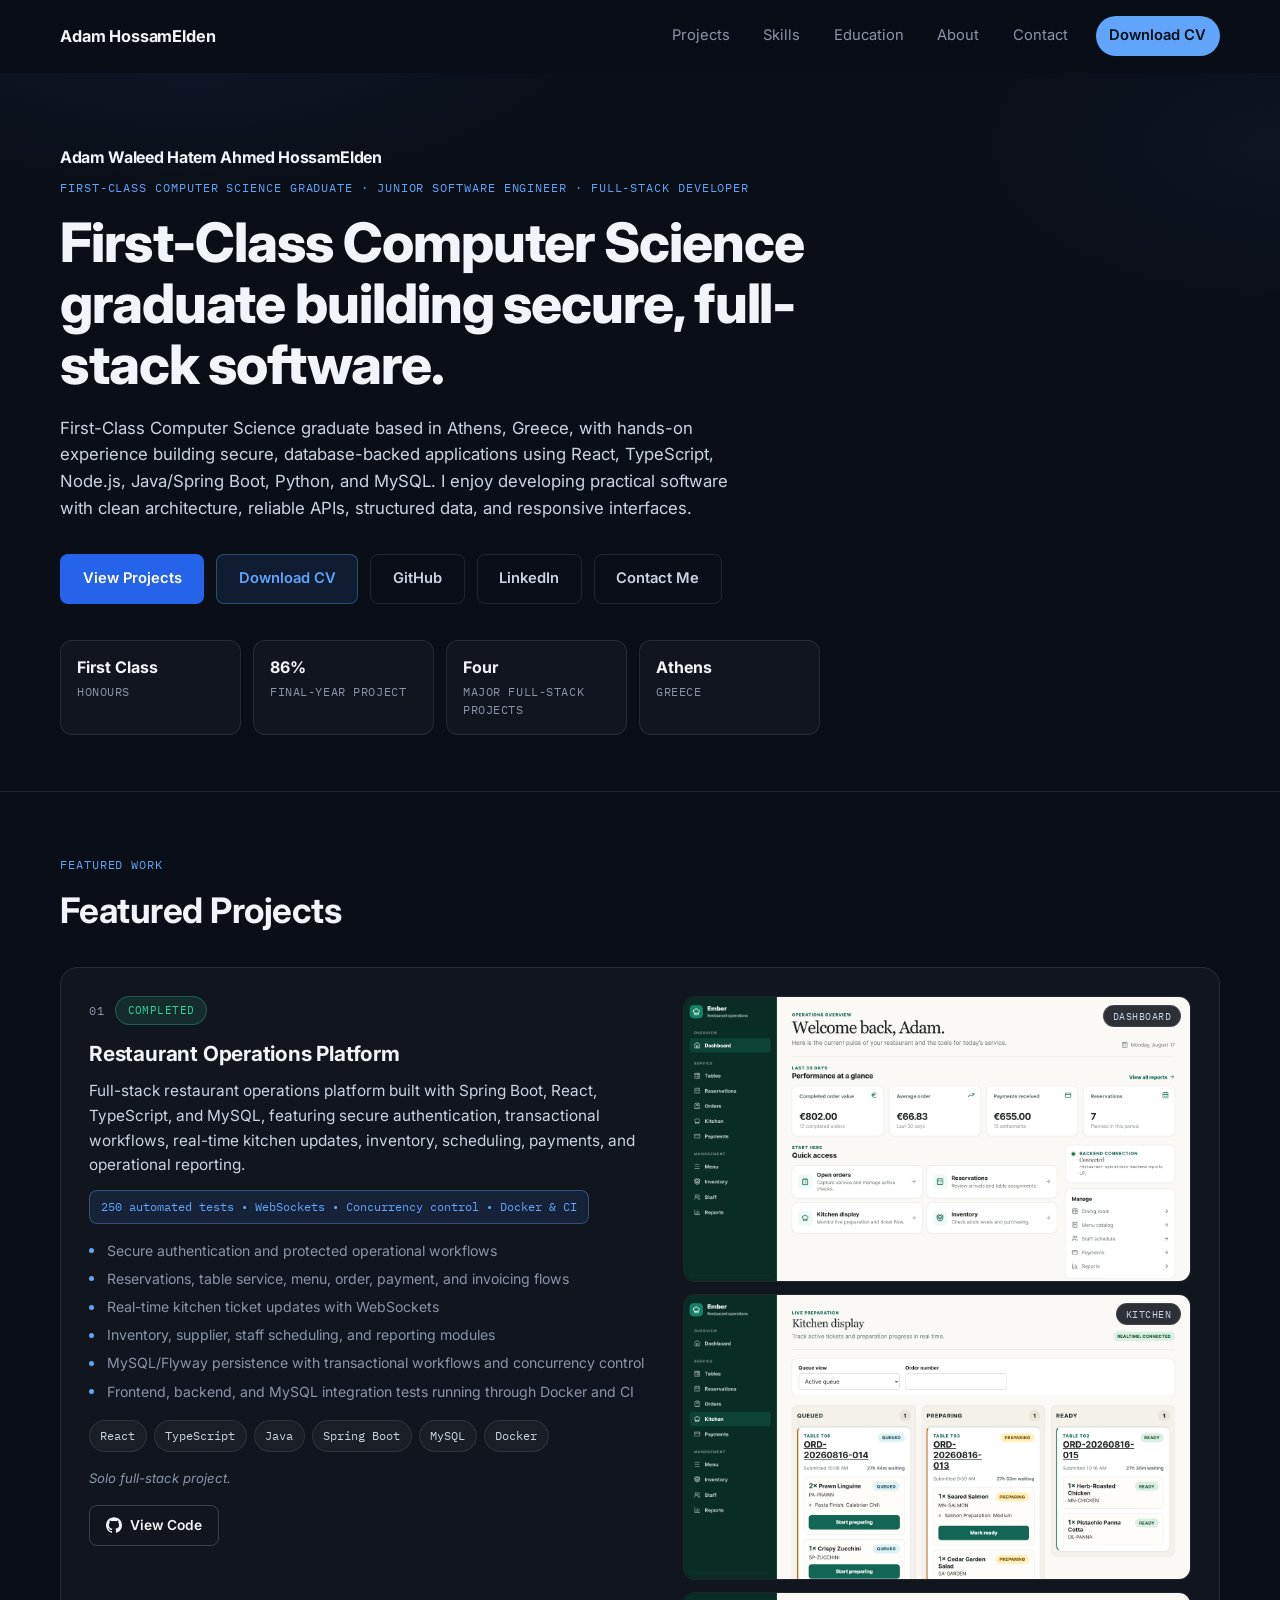
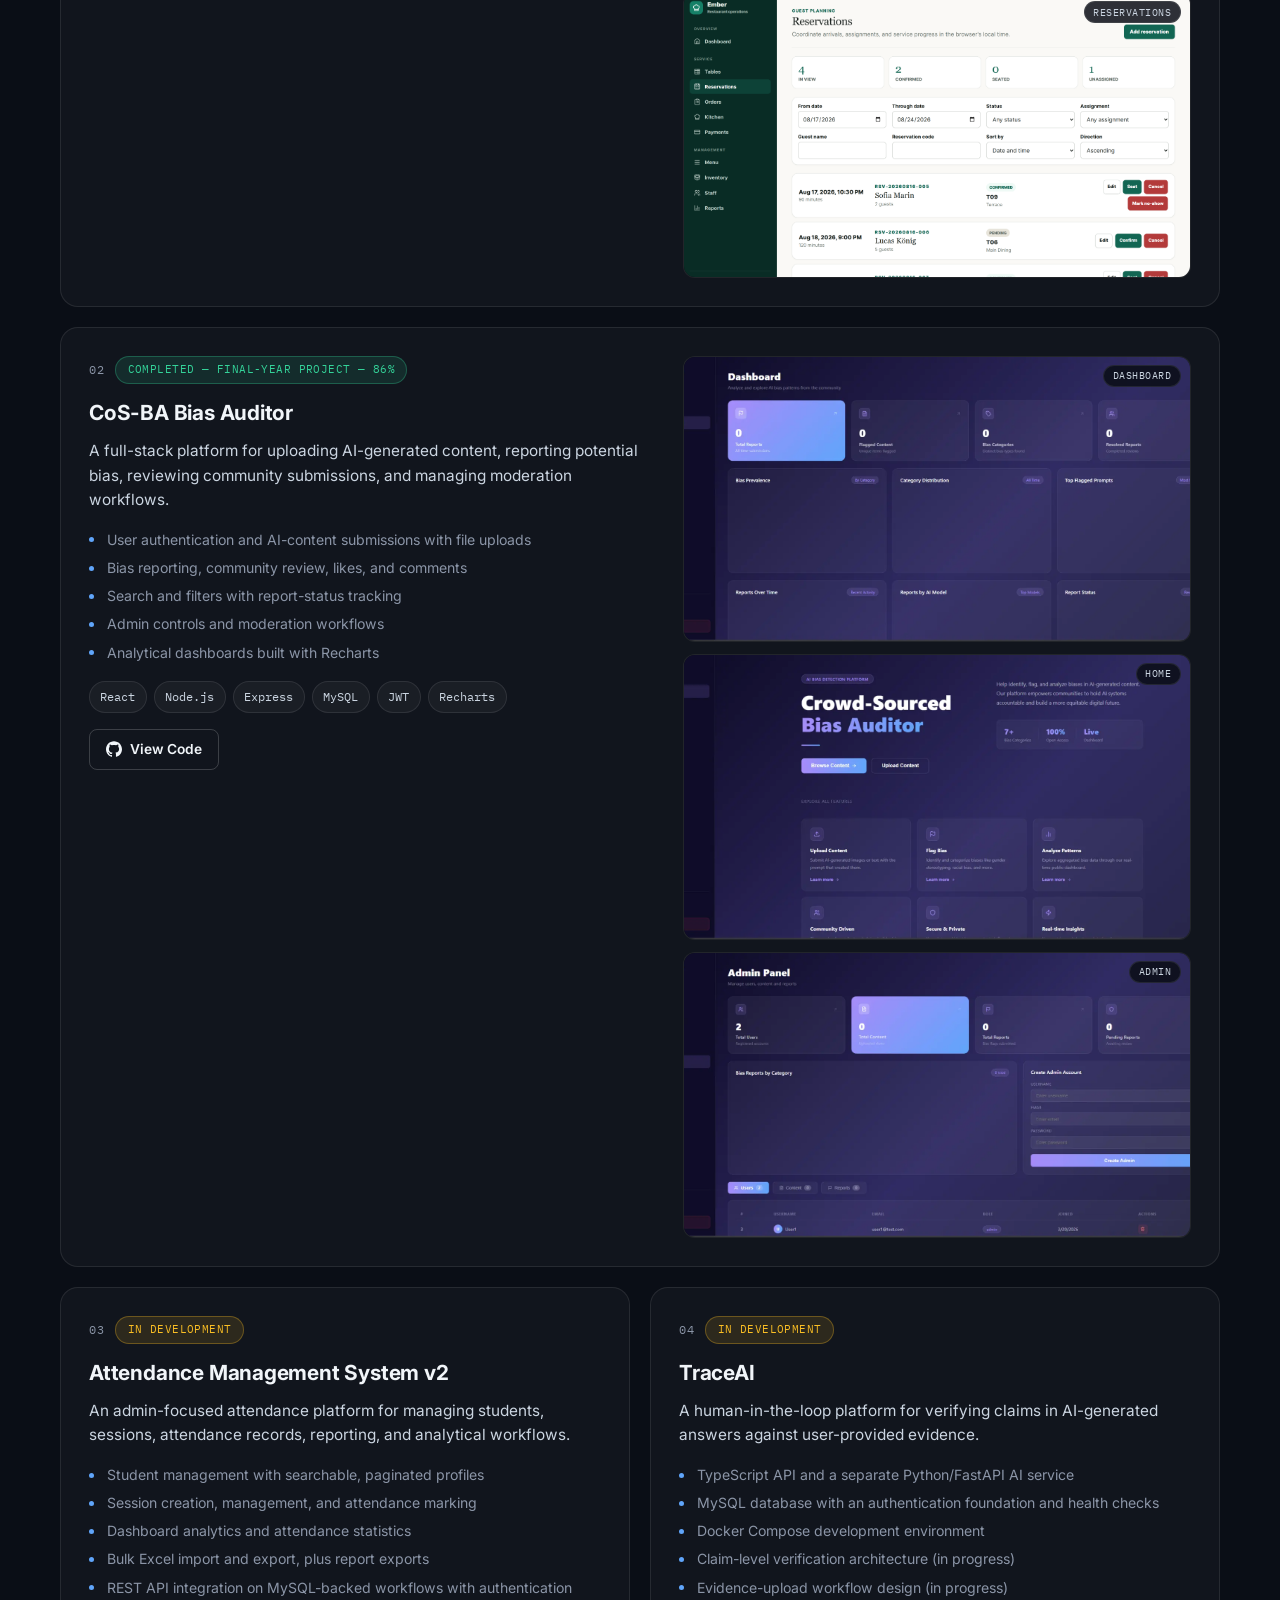
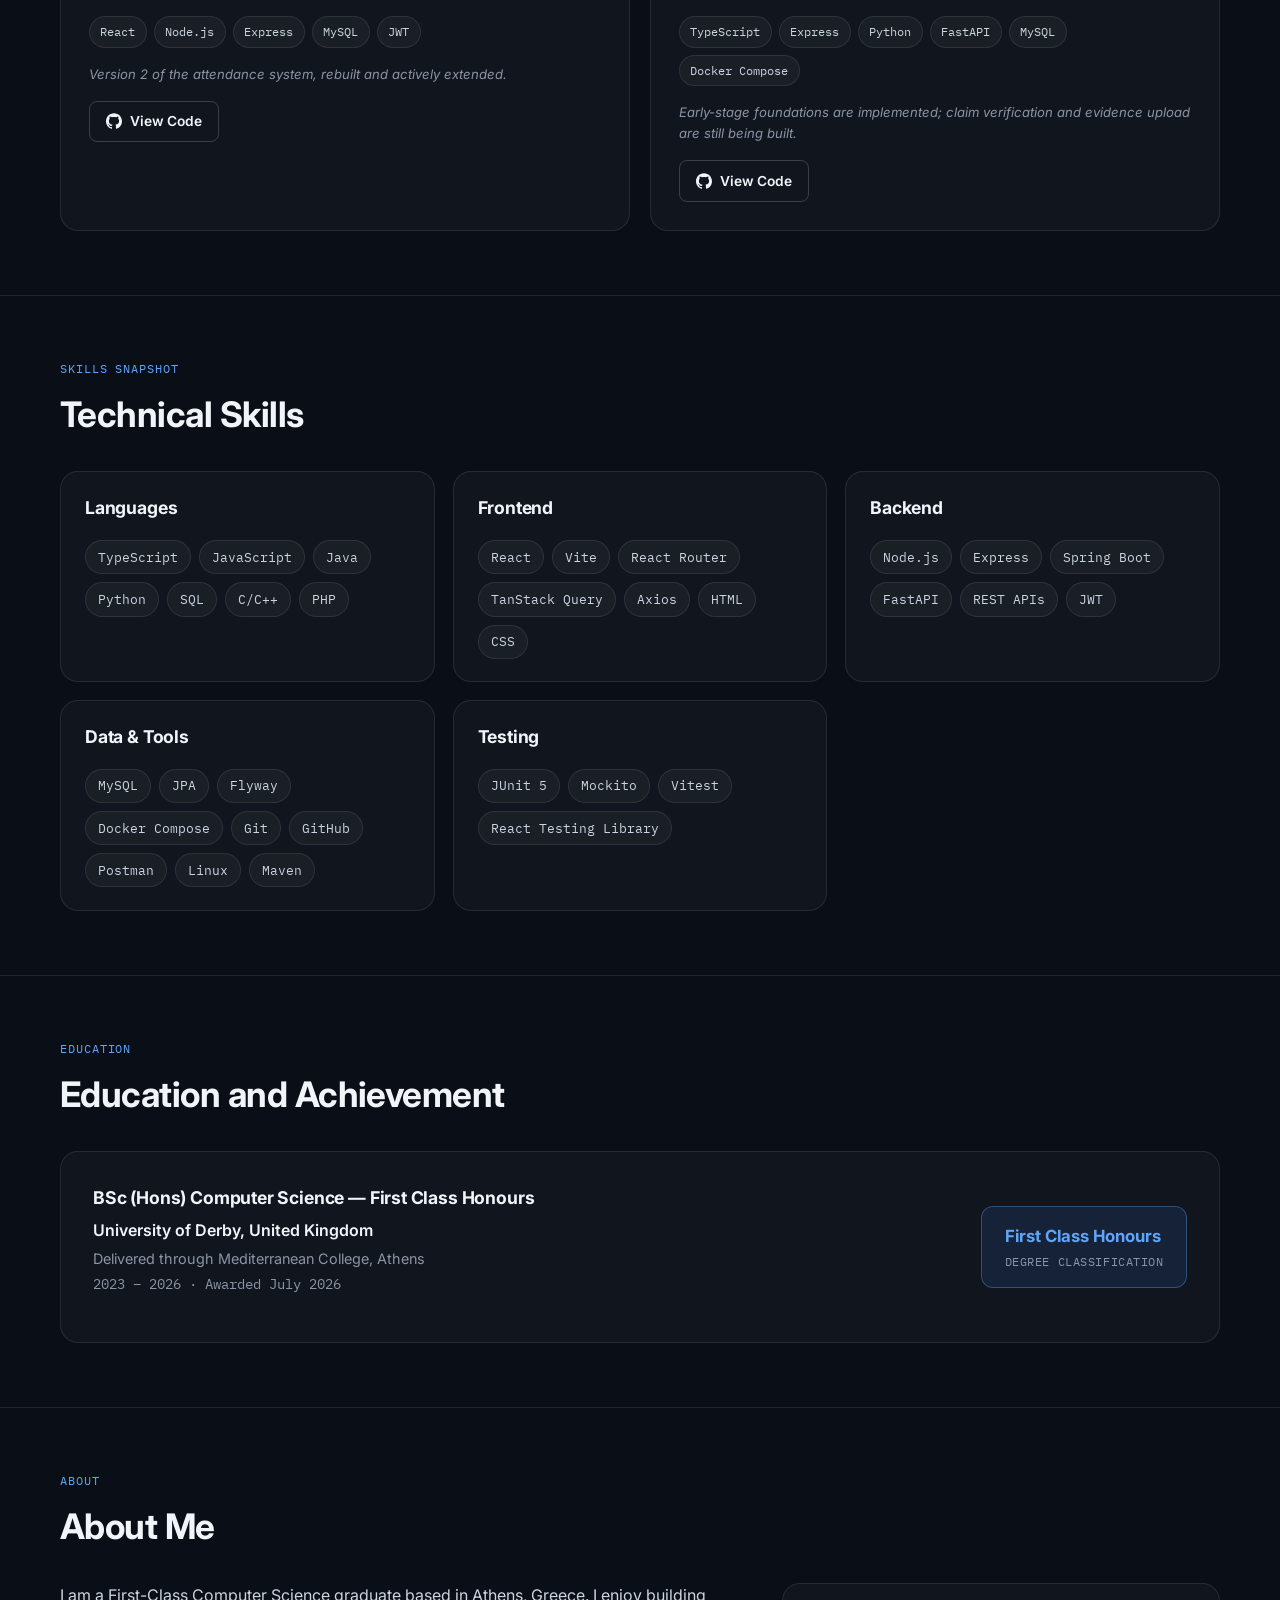
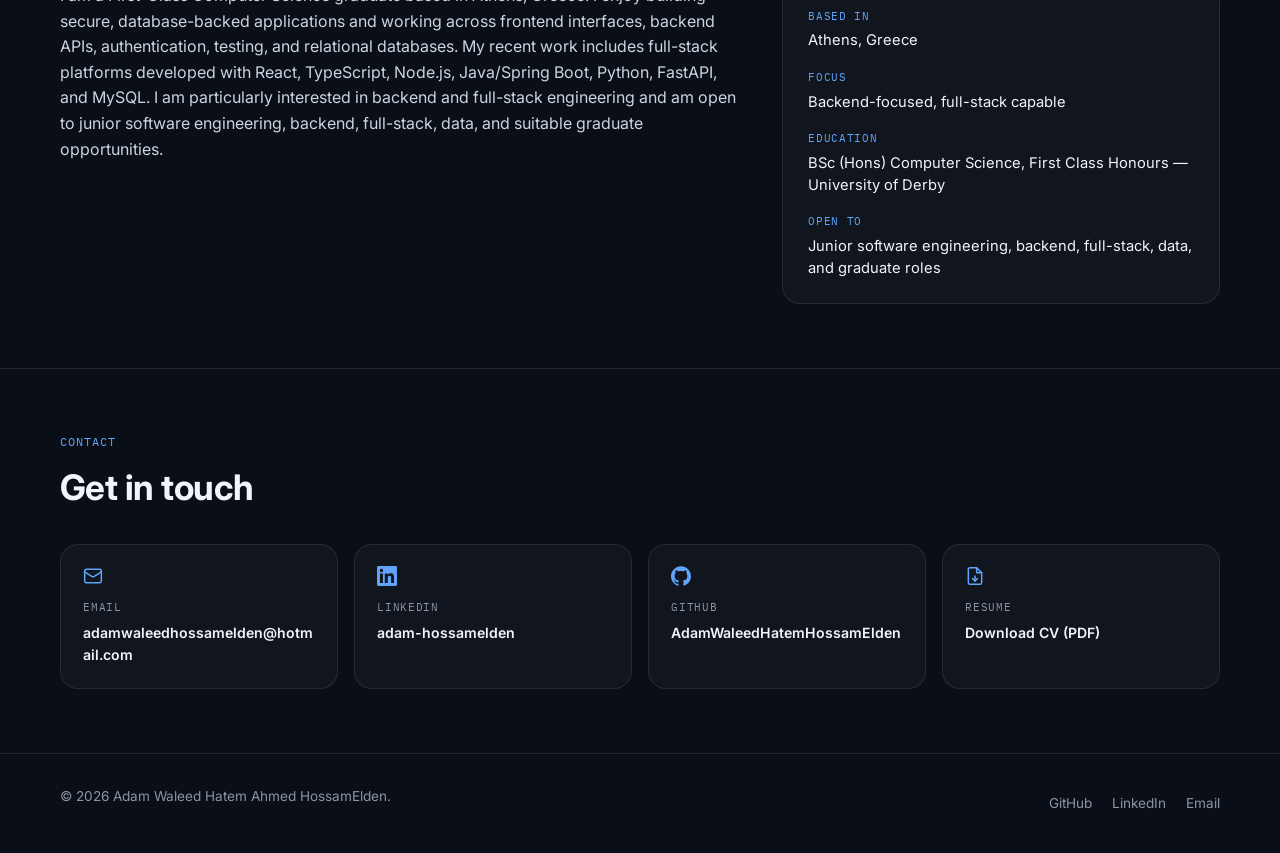
<file: index.html>
<!DOCTYPE html>
<html lang="en">
  <head>
    <meta charset="UTF-8" />
    <meta name="viewport" content="width=device-width, initial-scale=1.0" />
    <title>Adam HossamElden | Junior Software Engineer</title>
    <meta
      name="description"
      content="Portfolio of Adam HossamElden, a First-Class Computer Science graduate and junior software engineer building full-stack and backend applications with React, TypeScript, Node.js, Java, Spring Boot, Python, and MySQL."
    />
    <link rel="canonical" href="https://adamwaleedhatemhossamelden.github.io/Adam-portfolio/" />

    <!-- Open Graph -->
    <meta property="og:type" content="website" />
    <meta property="og:title" content="Adam HossamElden | Junior Software Engineer" />
    <meta property="og:description" content="First-Class Computer Science graduate building secure, full-stack software with React, TypeScript, Node.js, Java/Spring Boot, Python, and MySQL." />
    <meta property="og:image" content="https://adamwaleedhatemhossamelden.github.io/Adam-portfolio/images/cosba/dashboard.webp" />
    <meta property="og:url" content="https://adamwaleedhatemhossamelden.github.io/Adam-portfolio/" />

    <!-- Twitter Card -->
    <meta name="twitter:card" content="summary_large_image" />
    <meta name="twitter:title" content="Adam HossamElden | Junior Software Engineer" />
    <meta name="twitter:description" content="First-Class Computer Science graduate building secure, full-stack software with React, TypeScript, Node.js, Java/Spring Boot, Python, and MySQL." />
    <meta name="twitter:image" content="https://adamwaleedhatemhossamelden.github.io/Adam-portfolio/images/cosba/dashboard.webp" />

    <meta name="theme-color" content="#0a0e16" />
    <link rel="icon" href="favicon.svg" type="image/svg+xml" />

    <link rel="preconnect" href="https://fonts.googleapis.com" />
    <link rel="preconnect" href="https://fonts.gstatic.com" crossorigin />
    <link
      href="https://fonts.googleapis.com/css2?family=Inter:wght@400;500;600;700;800&family=IBM+Plex+Mono:wght@400;500&display=swap"
      rel="stylesheet"
    />
    <link rel="stylesheet" href="styles.css" />

    <script type="application/ld+json">
      {
        "@context": "https://schema.org",
        "@type": "Person",
        "name": "Adam Waleed Hatem Ahmed HossamElden",
        "jobTitle": "Junior Software Engineer",
        "url": "https://adamwaleedhatemhossamelden.github.io/Adam-portfolio/",
        "sameAs": [
          "https://github.com/AdamWaleedHatemHossamElden",
          "https://www.linkedin.com/in/adam-hossamelden-83b242403"
        ],
        "address": {
          "@type": "PostalAddress",
          "addressLocality": "Athens",
          "addressCountry": "GR"
        },
        "alumniOf": {
          "@type": "CollegeOrUniversity",
          "name": "University of Derby"
        }
      }
    </script>
  </head>
  <body>
    <a class="skip-link" href="#main-content">Skip to main content</a>
    <div class="scroll-progress" aria-hidden="true"></div>

    <header class="topbar">
      <div class="topbar-inner">
        <a class="brand" href="#hero">Adam HossamElden</a>
        <nav class="nav" id="main-nav" aria-label="Main navigation">
          <a href="#projects">Projects</a>
          <a href="#skills">Skills</a>
          <a href="#education">Education</a>
          <a href="#about">About</a>
          <a href="#contact">Contact</a>
          <a class="nav-cv" href="Adam_HossamElden_CV_2026.pdf" target="_blank" rel="noopener noreferrer">Download CV</a>
        </nav>
        <button
          class="hamburger"
          aria-label="Toggle navigation menu"
          aria-expanded="false"
          aria-controls="main-nav"
          type="button"
        >
          <span></span><span></span><span></span>
        </button>
      </div>
    </header>

    <main id="main-content">
      <section class="hero" id="hero" aria-label="Introduction">
        <div class="hero-inner">
          <p class="hero-name">Adam Waleed Hatem Ahmed HossamElden</p>
          <p class="eyebrow">First-Class Computer Science Graduate · Junior Software Engineer · Full-Stack Developer</p>
          <h1>First-Class Computer Science graduate building secure, full-stack software.</h1>
          <p class="hero-text">
            First-Class Computer Science graduate based in Athens, Greece, with hands-on experience
            building secure, database-backed applications using React, TypeScript, Node.js,
            Java/Spring Boot, Python, and MySQL. I enjoy developing practical software with clean
            architecture, reliable APIs, structured data, and responsive interfaces.
          </p>

          <div class="hero-actions">
            <a class="button button-primary" href="#projects">View Projects</a>
            <a class="button button-secondary" href="Adam_HossamElden_CV_2026.pdf" target="_blank" rel="noopener noreferrer">Download CV</a>
            <a class="button button-ghost" href="https://github.com/AdamWaleedHatemHossamElden" target="_blank" rel="noopener noreferrer" aria-label="Visit Adam's GitHub profile (opens in new tab)">GitHub</a>
            <a class="button button-ghost" href="https://www.linkedin.com/in/adam-hossamelden-83b242403" target="_blank" rel="noopener noreferrer" aria-label="Visit Adam's LinkedIn profile (opens in new tab)">LinkedIn</a>
            <a class="button button-ghost" href="#contact">Contact Me</a>
          </div>

          <ul class="hero-stats" aria-label="Key facts">
            <li><span class="stat-value">First Class</span><span class="stat-label">Honours</span></li>
            <li><span class="stat-value">86%</span><span class="stat-label">Final-Year Project</span></li>
            <li><span class="stat-value">Four</span><span class="stat-label">Major Full-Stack Projects</span></li>
            <li><span class="stat-value">Athens</span><span class="stat-label">Greece</span></li>
          </ul>
        </div>
      </section>

      <section class="section" id="projects" aria-labelledby="projects-heading">
        <div class="section-heading">
          <p class="eyebrow">Featured Work</p>
          <h2 id="projects-heading">Featured Projects</h2>
        </div>
        <div class="project-grid" id="project-grid">
          <!-- Project cards are rendered from the data set in script.js -->
        </div>
      </section>

      <section class="section" id="skills" aria-labelledby="skills-heading">
        <div class="section-heading">
          <p class="eyebrow">Skills Snapshot</p>
          <h2 id="skills-heading">Technical Skills</h2>
        </div>
        <div class="skills-grid">
          <div class="skill-panel">
            <h3>Languages</h3>
            <ul class="skill-tags">
              <li>TypeScript</li><li>JavaScript</li><li>Java</li><li>Python</li><li>SQL</li><li>C/C++</li><li>PHP</li>
            </ul>
          </div>
          <div class="skill-panel">
            <h3>Frontend</h3>
            <ul class="skill-tags">
              <li>React</li><li>Vite</li><li>React Router</li><li>TanStack Query</li><li>Axios</li><li>HTML</li><li>CSS</li>
            </ul>
          </div>
          <div class="skill-panel">
            <h3>Backend</h3>
            <ul class="skill-tags">
              <li>Node.js</li><li>Express</li><li>Spring Boot</li><li>FastAPI</li><li>REST APIs</li><li>JWT</li>
            </ul>
          </div>
          <div class="skill-panel">
            <h3>Data &amp; Tools</h3>
            <ul class="skill-tags">
              <li>MySQL</li><li>JPA</li><li>Flyway</li><li>Docker Compose</li><li>Git</li><li>GitHub</li><li>Postman</li><li>Linux</li><li>Maven</li>
            </ul>
          </div>
          <div class="skill-panel">
            <h3>Testing</h3>
            <ul class="skill-tags">
              <li>JUnit 5</li><li>Mockito</li><li>Vitest</li><li>React Testing Library</li>
            </ul>
          </div>
        </div>
      </section>

      <section class="section" id="education" aria-labelledby="education-heading">
        <div class="section-heading">
          <p class="eyebrow">Education</p>
          <h2 id="education-heading">Education and Achievement</h2>
        </div>
        <div class="education-card">
          <div class="education-main">
            <h3>BSc (Hons) Computer Science &mdash; First Class Honours</h3>
            <p class="education-org">University of Derby, United Kingdom</p>
            <p class="education-note">Delivered through Mediterranean College, Athens</p>
            <p class="education-dates">2023 &ndash; 2026 · Awarded July 2026</p>
          </div>
          <div class="honours-badge">
            <span class="honours-badge-value">First Class Honours</span>
            <span class="honours-badge-sub">Degree classification</span>
          </div>
        </div>
      </section>

      <section class="section about-section" id="about" aria-labelledby="about-heading">
        <div class="section-heading">
          <p class="eyebrow">About</p>
          <h2 id="about-heading">About Me</h2>
        </div>
        <div class="about-layout">
          <div class="about-text">
            <p>
              I am a First-Class Computer Science graduate based in Athens, Greece. I enjoy building
              secure, database-backed applications and working across frontend interfaces, backend
              APIs, authentication, testing, and relational databases. My recent work includes
              full-stack platforms developed with React, TypeScript, Node.js, Java/Spring Boot,
              Python, FastAPI, and MySQL. I am particularly interested in backend and full-stack
              engineering and am open to junior software engineering, backend, full-stack, data, and
              suitable graduate opportunities.
            </p>
          </div>
          <aside class="about-panel" aria-label="Quick facts">
            <dl class="about-details">
              <div class="detail-item">
                <dt>Based in</dt>
                <dd>Athens, Greece</dd>
              </div>
              <div class="detail-item">
                <dt>Focus</dt>
                <dd>Backend-focused, full-stack capable</dd>
              </div>
              <div class="detail-item">
                <dt>Education</dt>
                <dd>BSc (Hons) Computer Science, First Class Honours &mdash; University of Derby</dd>
              </div>
              <div class="detail-item">
                <dt>Open to</dt>
                <dd>Junior software engineering, backend, full-stack, data, and graduate roles</dd>
              </div>
            </dl>
          </aside>
        </div>
      </section>

      <section class="section contact-section" id="contact" aria-labelledby="contact-heading">
        <div class="section-heading">
          <p class="eyebrow">Contact</p>
          <h2 id="contact-heading">Get in touch</h2>
        </div>
        <div class="contact-grid">
          <a href="mailto:adamwaleedhossamelden@hotmail.com" class="contact-item" aria-label="Send email to adamwaleedhossamelden@hotmail.com">
            <span class="contact-item-icon" aria-hidden="true">
              <svg width="20" height="20" viewBox="0 0 24 24" fill="none" stroke="currentColor" stroke-width="1.8" stroke-linecap="round" stroke-linejoin="round"><rect x="2" y="4" width="20" height="16" rx="2"/><path d="m22 7-8.97 5.7a1.94 1.94 0 0 1-2.06 0L2 7"/></svg>
            </span>
            <span class="contact-item-label">Email</span>
            <span class="contact-item-value">adamwaleedhossamelden@hotmail.com</span>
          </a>
          <a href="https://www.linkedin.com/in/adam-hossamelden-83b242403" target="_blank" rel="noopener noreferrer" class="contact-item" aria-label="View LinkedIn profile (opens in new tab)">
            <span class="contact-item-icon" aria-hidden="true">
              <svg width="20" height="20" viewBox="0 0 24 24" fill="currentColor"><path d="M20.447 20.452h-3.554v-5.569c0-1.328-.027-3.037-1.852-3.037-1.853 0-2.136 1.445-2.136 2.939v5.667H9.351V9h3.414v1.561h.046c.477-.9 1.637-1.85 3.37-1.85 3.601 0 4.267 2.37 4.267 5.455v6.286zM5.337 7.433a2.062 2.062 0 01-2.063-2.065 2.064 2.064 0 112.063 2.065zm1.782 13.019H3.555V9h3.564v11.452zM22.225 0H1.771C.792 0 0 .774 0 1.729v20.542C0 23.227.792 24 1.771 24h20.451C23.2 24 24 23.227 24 22.271V1.729C24 .774 23.2 0 22.222 0h.003z"/></svg>
            </span>
            <span class="contact-item-label">LinkedIn</span>
            <span class="contact-item-value">adam-hossamelden</span>
          </a>
          <a href="https://github.com/AdamWaleedHatemHossamElden" target="_blank" rel="noopener noreferrer" class="contact-item" aria-label="View GitHub profile (opens in new tab)">
            <span class="contact-item-icon" aria-hidden="true">
              <svg width="20" height="20" viewBox="0 0 24 24" fill="currentColor"><path d="M12 .297c-6.63 0-12 5.373-12 12 0 5.303 3.438 9.8 8.205 11.385.6.113.82-.258.82-.577 0-.285-.01-1.04-.015-2.04-3.338.724-4.042-1.61-4.042-1.61C4.422 18.07 3.633 17.7 3.633 17.7c-1.087-.744.084-.729.084-.729 1.205.084 1.838 1.236 1.838 1.236 1.07 1.835 2.809 1.305 3.495.998.108-.776.417-1.305.76-1.605-2.665-.3-5.466-1.332-5.466-5.93 0-1.31.465-2.38 1.235-3.22-.135-.303-.54-1.523.105-3.176 0 0 1.005-.322 3.3 1.23.96-.267 1.98-.399 3-.405 1.02.006 2.04.138 3 .405 2.28-1.552 3.285-1.23 3.285-1.23.645 1.653.24 2.873.12 3.176.765.84 1.23 1.91 1.23 3.22 0 4.61-2.805 5.625-5.475 5.92.42.36.81 1.096.81 2.22 0 1.606-.015 2.896-.015 3.286 0 .315.21.69.825.57C20.565 22.092 24 17.592 24 12.297c0-6.627-5.373-12-12-12"/></svg>
            </span>
            <span class="contact-item-label">GitHub</span>
            <span class="contact-item-value">AdamWaleedHatemHossamElden</span>
          </a>
          <a href="Adam_HossamElden_CV_2026.pdf" target="_blank" rel="noopener noreferrer" class="contact-item" aria-label="Download CV as PDF (opens in new tab)">
            <span class="contact-item-icon" aria-hidden="true">
              <svg width="20" height="20" viewBox="0 0 24 24" fill="none" stroke="currentColor" stroke-width="1.8" stroke-linecap="round" stroke-linejoin="round"><path d="M14 2H6a2 2 0 0 0-2 2v16a2 2 0 0 0 2 2h12a2 2 0 0 0 2-2V8z"/><polyline points="14 2 14 8 20 8"/><line x1="12" y1="12" x2="12" y2="18"/><polyline points="9 15 12 18 15 15"/></svg>
            </span>
            <span class="contact-item-label">Resume</span>
            <span class="contact-item-value">Download CV (PDF)</span>
          </a>
        </div>
      </section>
    </main>

    <footer class="site-footer">
      <div class="footer-inner">
        <p>&copy; <span id="footer-year">2026</span> Adam Waleed Hatem Ahmed HossamElden.</p>
        <div class="footer-links">
          <a href="https://github.com/AdamWaleedHatemHossamElden" target="_blank" rel="noopener noreferrer">GitHub</a>
          <a href="https://www.linkedin.com/in/adam-hossamelden-83b242403" target="_blank" rel="noopener noreferrer">LinkedIn</a>
          <a href="mailto:adamwaleedhossamelden@hotmail.com">Email</a>
        </div>
      </div>
    </footer>

    <dialog class="img-modal" id="img-modal" aria-label="Project screenshot preview">
      <button class="img-modal-close" type="button" aria-label="Close preview">
        <svg width="14" height="14" viewBox="0 0 24 24" fill="none" stroke="currentColor" stroke-width="2.5" stroke-linecap="round"><line x1="18" y1="6" x2="6" y2="18"/><line x1="6" y1="6" x2="18" y2="18"/></svg>
      </button>
      <img class="img-modal-img" alt="" />
    </dialog>

    <script src="script.js"></script>
  </body>
</html>
</file>
<file: styles.css>
:root {
  --bg: #0a0e16;
  --bg-elevated: #0f1420;
  --surface: rgba(255, 255, 255, 0.03);
  --surface-hover: rgba(255, 255, 255, 0.05);
  --border: rgba(255, 255, 255, 0.09);
  --border-strong: rgba(255, 255, 255, 0.18);
  --text: #f1f5f9;
  --text-secondary: #cbd5e1;
  --muted: #8b95a7;
  --accent: #3b82f6;
  --accent-light: #60a5fa;
  --accent-soft: rgba(59, 130, 246, 0.12);
  --accent-border: rgba(96, 165, 250, 0.35);
  --success: #34d399;
  --success-soft: rgba(52, 211, 153, 0.12);
  --amber: #fbbf24;
  --amber-soft: rgba(251, 191, 36, 0.12);
  --radius-lg: 18px;
  --radius-md: 12px;
  --radius-sm: 8px;
  --max-width: 1160px;
  --font-sans: "Inter", -apple-system, BlinkMacSystemFont, "Segoe UI", sans-serif;
  --font-mono: "IBM Plex Mono", ui-monospace, monospace;
}

* { box-sizing: border-box; }

html { scroll-behavior: smooth; }

body {
  margin: 0;
  min-height: 100vh;
  font-family: var(--font-sans);
  background: var(--bg);
  color: var(--text-secondary);
  line-height: 1.6;
}

img { max-width: 100%; display: block; }

/* ── Accessibility: skip link & focus states ─────────── */
.skip-link {
  position: absolute;
  top: -100%;
  left: 1rem;
  z-index: 9999;
  padding: 0.65rem 1.25rem;
  background: var(--accent);
  color: #fff;
  font-weight: 600;
  font-size: 0.9rem;
  border-radius: 0 0 var(--radius-sm) var(--radius-sm);
  text-decoration: none;
  transition: top 0.15s ease;
}
.skip-link:focus { top: 0; }

:focus-visible {
  outline: 2px solid var(--accent-light);
  outline-offset: 3px;
  border-radius: 4px;
}
:focus:not(:focus-visible) { outline: none; }

section[id] { scroll-margin-top: 5.5rem; }

/* ── Reduced motion ───────────────────────────────────── */
@media (prefers-reduced-motion: reduce) {
  *, *::before, *::after {
    animation-duration: 0.01ms !important;
    animation-iteration-count: 1 !important;
    transition-duration: 0.01ms !important;
    scroll-behavior: auto !important;
  }
  html { scroll-behavior: auto; }
}

/* ── Layout shell ─────────────────────────────────────── */
.page-inner,
.topbar-inner,
.footer-inner {
  width: min(calc(100% - 2.5rem), var(--max-width));
  margin: 0 auto;
}

main { display: block; }

/* ── Topbar ───────────────────────────────────────────── */
.topbar {
  position: sticky;
  top: 0;
  z-index: 100;
  background: rgba(10, 14, 22, 0.82);
  backdrop-filter: blur(16px);
  -webkit-backdrop-filter: blur(16px);
  border-bottom: 1px solid transparent;
  transition: border-color 0.2s ease, box-shadow 0.2s ease;
}

.topbar.scrolled {
  border-bottom-color: var(--border);
  box-shadow: 0 8px 24px rgba(0, 0, 0, 0.25);
}

.topbar-inner {
  display: flex;
  align-items: center;
  justify-content: space-between;
  padding: 1rem 0;
}

.brand {
  font-weight: 700;
  font-size: 1.02rem;
  color: var(--text);
  text-decoration: none;
  letter-spacing: -0.01em;
}

.nav {
  display: flex;
  align-items: center;
  gap: 0.4rem;
  font-size: 0.92rem;
}

.nav a {
  color: var(--muted);
  padding: 0.5rem 0.85rem;
  border-radius: 999px;
  text-decoration: none;
  transition: color 0.15s ease, background 0.15s ease;
}

.nav a:hover { color: var(--text); background: var(--surface-hover); }

.nav a.active {
  color: var(--accent-light);
  background: var(--accent-soft);
}

.nav-cv {
  margin-left: 0.5rem;
  color: var(--bg) !important;
  background: var(--accent-light);
  font-weight: 600;
}

.nav-cv:hover { background: var(--accent) !important; color: #fff !important; }

.hamburger {
  display: none;
  flex-direction: column;
  justify-content: center;
  gap: 5px;
  width: 38px;
  height: 38px;
  padding: 8px;
  border: 1px solid var(--border);
  border-radius: var(--radius-sm);
  background: transparent;
  cursor: pointer;
}

.hamburger span {
  display: block;
  height: 2px;
  background: var(--text-secondary);
  border-radius: 2px;
  transition: transform 0.25s ease, opacity 0.2s ease;
}

.hamburger.open span:nth-child(1) { transform: translateY(6.5px) rotate(45deg); }
.hamburger.open span:nth-child(2) { opacity: 0; }
.hamburger.open span:nth-child(3) { transform: translateY(-6.5px) rotate(-45deg); }

/* ── Typography ───────────────────────────────────────── */
h1, h2, h3, p { margin-top: 0; }

.hero-name {
  margin-bottom: 0.55rem;
  color: var(--text);
  font-weight: 700;
  letter-spacing: -0.02em;
}

.eyebrow {
  font-family: var(--font-mono);
  text-transform: uppercase;
  letter-spacing: 0.08em;
  color: var(--accent-light);
  font-size: 0.72rem;
  margin: 0 0 0.9rem;
}

h1 {
  font-size: clamp(2.1rem, 4.6vw, 3.4rem);
  line-height: 1.12;
  letter-spacing: -0.02em;
  color: var(--text);
  font-weight: 800;
  max-width: 22ch;
  margin-bottom: 1.25rem;
}

h2 {
  font-size: clamp(1.6rem, 2.8vw, 2.2rem);
  line-height: 1.2;
  letter-spacing: -0.015em;
  color: var(--text);
  font-weight: 700;
}

h3 {
  font-size: 1.1rem;
  color: var(--text);
  font-weight: 700;
  letter-spacing: -0.01em;
}

/* ── Hero ─────────────────────────────────────────────── */
.hero {
  padding: 4.5rem 0 3.5rem;
  background:
    radial-gradient(700px 320px at 15% -10%, rgba(59, 130, 246, 0.1), transparent 60%),
    radial-gradient(500px 260px at 100% 10%, rgba(59, 130, 246, 0.06), transparent 65%);
}

.hero-inner {
  width: min(calc(100% - 2.5rem), var(--max-width));
  margin: 0 auto;
}

.hero-text {
  max-width: 62ch;
  font-size: 1.05rem;
  color: var(--text-secondary);
}

.hero-actions {
  display: flex;
  flex-wrap: wrap;
  gap: 0.75rem;
  margin: 2rem 0 2.25rem;
}

.button {
  display: inline-flex;
  align-items: center;
  justify-content: center;
  padding: 0.75rem 1.35rem;
  border-radius: var(--radius-sm);
  font-weight: 600;
  font-size: 0.92rem;
  text-decoration: none;
  border: 1px solid transparent;
  transition: background 0.15s ease, border-color 0.15s ease, transform 0.1s ease;
}

.button-primary {
  background: #2563eb;
  color: #fff;
}
.button-primary:hover { background: #1d4ed8; }

.button-secondary {
  background: var(--accent-soft);
  border-color: var(--accent-border);
  color: var(--accent-light);
}
.button-secondary:hover { background: rgba(59, 130, 246, 0.2); }

.button-ghost {
  border-color: var(--border);
  color: var(--text-secondary);
  background: transparent;
}
.button-ghost:hover { border-color: var(--border-strong); color: var(--text); }

.hero-stats {
  display: grid;
  grid-template-columns: repeat(4, 1fr);
  gap: 0.75rem;
  list-style: none;
  padding: 0;
  margin: 0;
  max-width: 760px;
}

.hero-stats li {
  padding: 0.9rem 1rem;
  border-radius: var(--radius-md);
  border: 1px solid var(--border);
  background: var(--surface);
}

.stat-value {
  display: block;
  color: var(--text);
  font-weight: 700;
  font-size: 1rem;
  margin-bottom: 0.15rem;
}

.stat-label {
  display: block;
  color: var(--muted);
  font-size: 0.72rem;
  font-family: var(--font-mono);
  text-transform: uppercase;
  letter-spacing: 0.05em;
}

/* ── Sections ─────────────────────────────────────────── */
.section {
  padding: 4rem 0;
  border-top: 1px solid var(--border);
}

.section > * {
  width: min(calc(100% - 2.5rem), var(--max-width));
  margin-left: auto;
  margin-right: auto;
}

.section-heading { margin-bottom: 2.25rem; }
.section-heading h2 { margin-bottom: 0; }

/* ── Project grid & cards ─────────────────────────────── */
.project-grid {
  display: grid;
  grid-template-columns: repeat(2, 1fr);
  gap: 1.25rem;
}

.project-card {
  border: 1px solid var(--border);
  border-radius: var(--radius-lg);
  background: var(--surface);
  padding: 1.75rem;
  transition: border-color 0.2s ease, background 0.2s ease;
  display: flex;
  flex-direction: column;
}

.project-card:hover {
  border-color: var(--border-strong);
  background: var(--surface-hover);
}

.project-card-featured,
.project-card-with-media {
  grid-column: 1 / -1;
  display: grid;
  grid-template-columns: 1.05fr 0.95fr;
  gap: 2rem;
  align-items: start;
}

.project-card-body { min-width: 0; }

.project-card-wide {
  grid-column: 1 / -1;
  display: grid;
  grid-template-columns: minmax(0, 0.85fr) minmax(0, 1.15fr);
  gap: 2rem;
  align-items: start;
}

.project-card-summary,
.project-card-details {
  min-width: 0;
}

.project-card-wide .project-links {
  margin-top: 1.25rem;
}

.project-card-wide .feature-highlights {
  margin-top: 0.1rem;
}

.project-meta-row {
  display: flex;
  align-items: center;
  gap: 0.7rem;
  margin-bottom: 0.75rem;
}

.project-number {
  font-family: var(--font-mono);
  font-size: 0.75rem;
  color: var(--muted);
  letter-spacing: 0.05em;
}

.status-badge {
  display: inline-block;
  padding: 0.28rem 0.7rem;
  border-radius: 999px;
  font-family: var(--font-mono);
  font-size: 0.68rem;
  letter-spacing: 0.04em;
  text-transform: uppercase;
  border: 1px solid transparent;
}

.status-completed {
  color: var(--success);
  background: var(--success-soft);
  border-color: rgba(52, 211, 153, 0.3);
}

.status-progress {
  color: var(--amber);
  background: var(--amber-soft);
  border-color: rgba(251, 191, 36, 0.3);
}

.project-card h3 { margin-bottom: 0.6rem; font-size: 1.3rem; }

.project-desc {
  color: var(--text-secondary);
  margin-bottom: 1rem;
  font-size: 0.96rem;
}

.project-proof {
  display: block;
  width: fit-content;
  max-width: 100%;
  margin: -0.2rem 0 1rem;
  padding: 0.42rem 0.7rem;
  border-radius: var(--radius-sm);
  border: 1px solid var(--accent-border);
  background: var(--accent-soft);
  color: var(--accent-light);
  font-family: var(--font-mono);
  font-size: 0.76rem;
  line-height: 1.45;
  overflow-wrap: anywhere;
}

.feature-highlights {
  list-style: none;
  padding: 0;
  margin: 0 0 1.1rem;
  display: flex;
  flex-direction: column;
  gap: 0.4rem;
}

.feature-highlights li {
  position: relative;
  padding-left: 1.15rem;
  font-size: 0.88rem;
  color: var(--muted);
  line-height: 1.55;
}

.feature-highlights li::before {
  content: "";
  position: absolute;
  left: 0;
  top: 0.62em;
  width: 5px;
  height: 5px;
  border-radius: 50%;
  background: var(--accent-light);
}

.tag-list {
  display: flex;
  flex-wrap: wrap;
  gap: 0.45rem;
  list-style: none;
  padding: 0;
  margin: 0 0 1rem;
}

.tag-list li {
  padding: 0.3rem 0.65rem;
  border-radius: 999px;
  background: rgba(255, 255, 255, 0.04);
  border: 1px solid var(--border);
  color: var(--text-secondary);
  font-size: 0.78rem;
  font-family: var(--font-mono);
}

.project-note {
  font-size: 0.82rem;
  color: var(--muted);
  font-style: italic;
  margin: 0 0 1rem;
}

.project-links { margin-top: auto; }

.github-btn {
  display: inline-flex;
  align-items: center;
  gap: 0.5rem;
  padding: 0.55rem 1rem;
  border-radius: var(--radius-sm);
  border: 1px solid var(--border-strong);
  color: var(--text);
  text-decoration: none;
  font-weight: 600;
  font-size: 0.86rem;
  transition: background 0.15s ease, border-color 0.15s ease;
}
.github-btn:hover { background: var(--surface-hover); border-color: var(--accent-border); }

/* ── Project screenshots ──────────────────────────────── */
.project-screenshots {
  display: grid;
  gap: 0.75rem;
}

.project-preview {
  position: relative;
  padding: 0;
  border: 1px solid var(--border);
  border-radius: var(--radius-md);
  background: rgba(0, 0, 0, 0.25);
  overflow: hidden;
  cursor: zoom-in;
  aspect-ratio: 16 / 9;
  width: 100%;
}

.project-preview:hover { border-color: var(--accent-border); }

.project-preview-label {
  position: absolute;
  top: 0.5rem;
  right: 0.55rem;
  z-index: 2;
  padding: 0.22rem 0.55rem;
  border-radius: 999px;
  background: rgba(10, 14, 22, 0.85);
  border: 1px solid var(--border);
  color: var(--text-secondary);
  font-family: var(--font-mono);
  font-size: 0.62rem;
  letter-spacing: 0.05em;
  text-transform: uppercase;
}

.project-preview-img {
  width: 100%;
  height: 100%;
  object-fit: cover;
  object-position: top center;
}

/* ── Lightbox ─────────────────────────────────────────── */
.img-modal {
  padding: 0;
  border: none;
  background: transparent;
  max-width: min(92vw, 1200px);
  max-height: 92vh;
}

.img-modal::backdrop {
  background: rgba(0, 0, 0, 0.85);
}

.img-modal-close {
  position: absolute;
  top: -0.8rem;
  right: -0.8rem;
  width: 36px;
  height: 36px;
  border-radius: 50%;
  border: 1px solid var(--border-strong);
  background: var(--bg-elevated);
  color: var(--text);
  cursor: pointer;
  display: flex;
  align-items: center;
  justify-content: center;
}
.img-modal-close:hover { background: var(--surface-hover); }

.img-modal-img {
  display: block;
  max-width: 100%;
  max-height: 90vh;
  border-radius: var(--radius-md);
  border: 1px solid var(--border);
}

/* ── Skills ───────────────────────────────────────────── */
.skills-grid {
  display: grid;
  grid-template-columns: repeat(3, 1fr);
  gap: 1.1rem;
}

.skill-panel {
  padding: 1.4rem 1.5rem;
  border-radius: var(--radius-lg);
  border: 1px solid var(--border);
  background: var(--surface);
}

.skill-tags {
  display: flex;
  flex-wrap: wrap;
  gap: 0.5rem;
  list-style: none;
  padding: 0;
  margin: 0.9rem 0 0;
}

.skill-tags li {
  padding: 0.35rem 0.75rem;
  border-radius: 999px;
  background: rgba(255, 255, 255, 0.04);
  border: 1px solid var(--border);
  color: var(--text-secondary);
  font-size: 0.82rem;
  font-family: var(--font-mono);
}

/* ── Education ────────────────────────────────────────── */
.education-card {
  display: flex;
  flex-wrap: wrap;
  gap: 1.5rem;
  align-items: center;
  justify-content: space-between;
  padding: 2rem;
  border-radius: var(--radius-lg);
  border: 1px solid var(--border);
  background: var(--surface);
}

.education-main h3 { margin-bottom: 0.4rem; }
.education-org { color: var(--text); font-weight: 600; margin-bottom: 0.2rem; }
.education-note { color: var(--muted); font-size: 0.9rem; margin-bottom: 0.2rem; }
.education-dates { color: var(--muted); font-size: 0.88rem; font-family: var(--font-mono); }

.honours-badge {
  display: flex;
  flex-direction: column;
  align-items: flex-start;
  gap: 0.2rem;
  padding: 1rem 1.4rem;
  border-radius: var(--radius-md);
  background: var(--accent-soft);
  border: 1px solid var(--accent-border);
  flex-shrink: 0;
}

.honours-badge-value {
  font-weight: 700;
  color: var(--accent-light);
  font-size: 1.05rem;
}

.honours-badge-sub {
  font-size: 0.72rem;
  color: var(--muted);
  font-family: var(--font-mono);
  text-transform: uppercase;
  letter-spacing: 0.05em;
}

/* ── About ────────────────────────────────────────────── */
.about-layout {
  display: grid;
  grid-template-columns: 1.4fr 0.9fr;
  gap: 2.5rem;
  align-items: start;
}

.about-text p { font-size: 1rem; color: var(--text-secondary); }

.about-panel {
  padding: 1.5rem 1.6rem;
  border-radius: var(--radius-lg);
  border: 1px solid var(--border);
  background: var(--surface);
}

.about-details {
  margin: 0;
  display: flex;
  flex-direction: column;
  gap: 1.1rem;
}

.detail-item dt {
  font-family: var(--font-mono);
  font-size: 0.68rem;
  text-transform: uppercase;
  letter-spacing: 0.06em;
  color: var(--accent-light);
  margin-bottom: 0.25rem;
}

.detail-item dd {
  margin: 0;
  color: var(--text);
  font-size: 0.92rem;
  line-height: 1.5;
}

/* ── Contact ──────────────────────────────────────────── */
.contact-grid {
  display: grid;
  grid-template-columns: repeat(4, 1fr);
  gap: 1rem;
}

.contact-item {
  display: flex;
  flex-direction: column;
  gap: 0.35rem;
  padding: 1.3rem 1.4rem;
  border-radius: var(--radius-lg);
  border: 1px solid var(--border);
  background: var(--surface);
  text-decoration: none;
  color: inherit;
  transition: border-color 0.15s ease, background 0.15s ease;
}

.contact-item:hover { border-color: var(--accent-border); background: var(--surface-hover); }

.contact-item-icon { color: var(--accent-light); }

.contact-item-label {
  font-family: var(--font-mono);
  font-size: 0.68rem;
  text-transform: uppercase;
  letter-spacing: 0.06em;
  color: var(--muted);
}

.contact-item-value {
  color: var(--text);
  font-size: 0.88rem;
  font-weight: 600;
  word-break: break-word;
}

/* ── Footer ───────────────────────────────────────────── */
.site-footer {
  border-top: 1px solid var(--border);
  padding: 2rem 0;
}

.footer-inner {
  display: flex;
  flex-wrap: wrap;
  gap: 1rem;
  align-items: center;
  justify-content: space-between;
  font-size: 0.85rem;
  color: var(--muted);
}

.footer-links {
  display: flex;
  gap: 1.25rem;
}

.footer-links a {
  color: var(--muted);
  text-decoration: none;
}
.footer-links a:hover { color: var(--text); }

/* ── Scroll progress bar ──────────────────────────────── */
.scroll-progress {
  position: fixed;
  top: 0;
  left: 0;
  height: 2px;
  width: 0%;
  background: var(--accent-light);
  z-index: 1000;
}

/* ── Responsive ───────────────────────────────────────── */
@media (max-width: 960px) {
  .project-card-featured,
  .project-card-with-media,
  .project-card-wide {
    grid-template-columns: 1fr;
  }
  .skills-grid { grid-template-columns: repeat(2, 1fr); }
  .about-layout { grid-template-columns: 1fr; gap: 1.75rem; }
  .contact-grid { grid-template-columns: repeat(2, 1fr); }
  .hero-stats { grid-template-columns: repeat(2, 1fr); }
}

@media (max-width: 720px) {
  .nav {
    display: none;
    position: absolute;
    top: 100%;
    left: 0;
    right: 0;
    flex-direction: column;
    align-items: stretch;
    background: var(--bg-elevated);
    border-bottom: 1px solid var(--border);
    padding: 0.75rem;
    gap: 0.25rem;
  }
  .nav.open { display: flex; }
  .nav a { padding: 0.65rem 0.9rem; }
  .nav-cv { margin-left: 0; text-align: center; }
  .hamburger { display: flex; }

  .hero { padding: 3rem 0 2.5rem; }
  .section { padding: 3rem 0; }
  .project-grid { grid-template-columns: 1fr; }
  .education-card { flex-direction: column; align-items: flex-start; }
}

@media (max-width: 520px) {
  .hero-stats { grid-template-columns: 1fr 1fr; }
  .contact-grid { grid-template-columns: 1fr; }
  .hero-actions { gap: 0.6rem; }
  .button { padding: 0.7rem 1.1rem; font-size: 0.88rem; }
}
</file>
